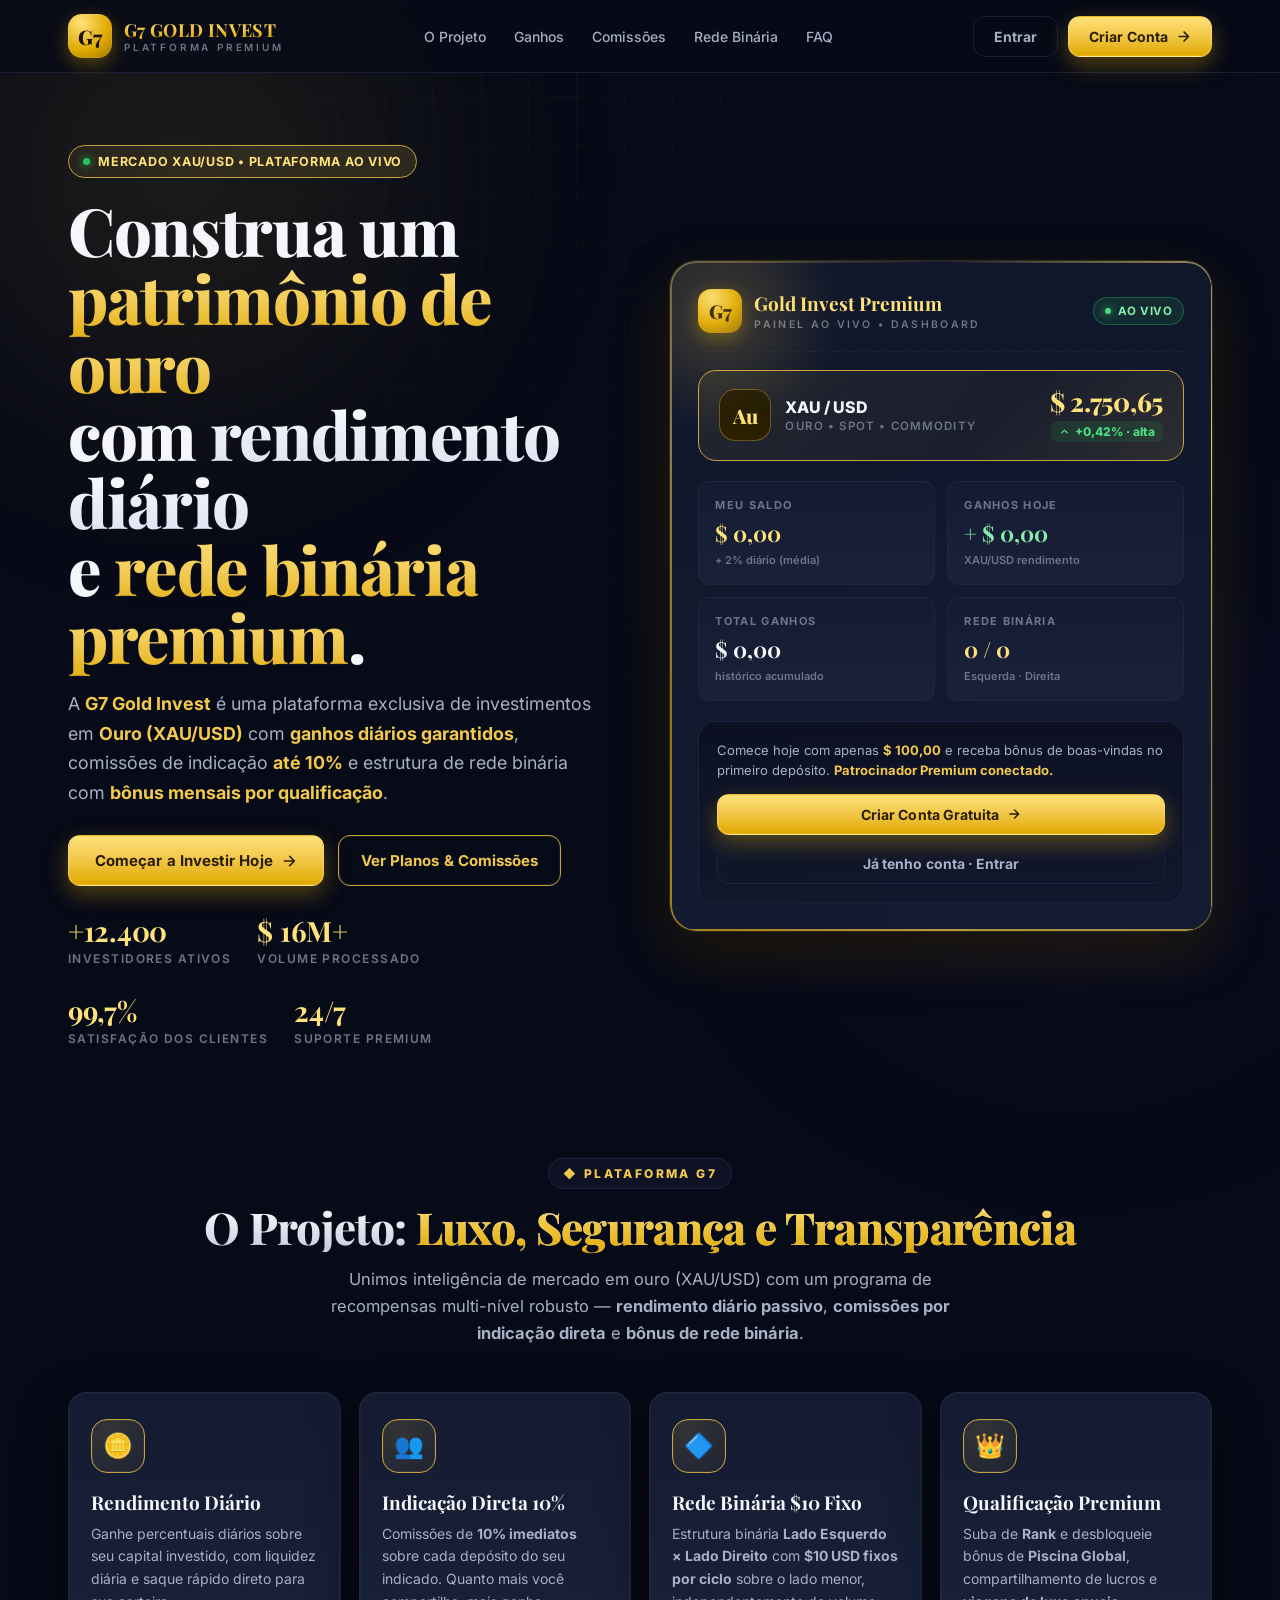
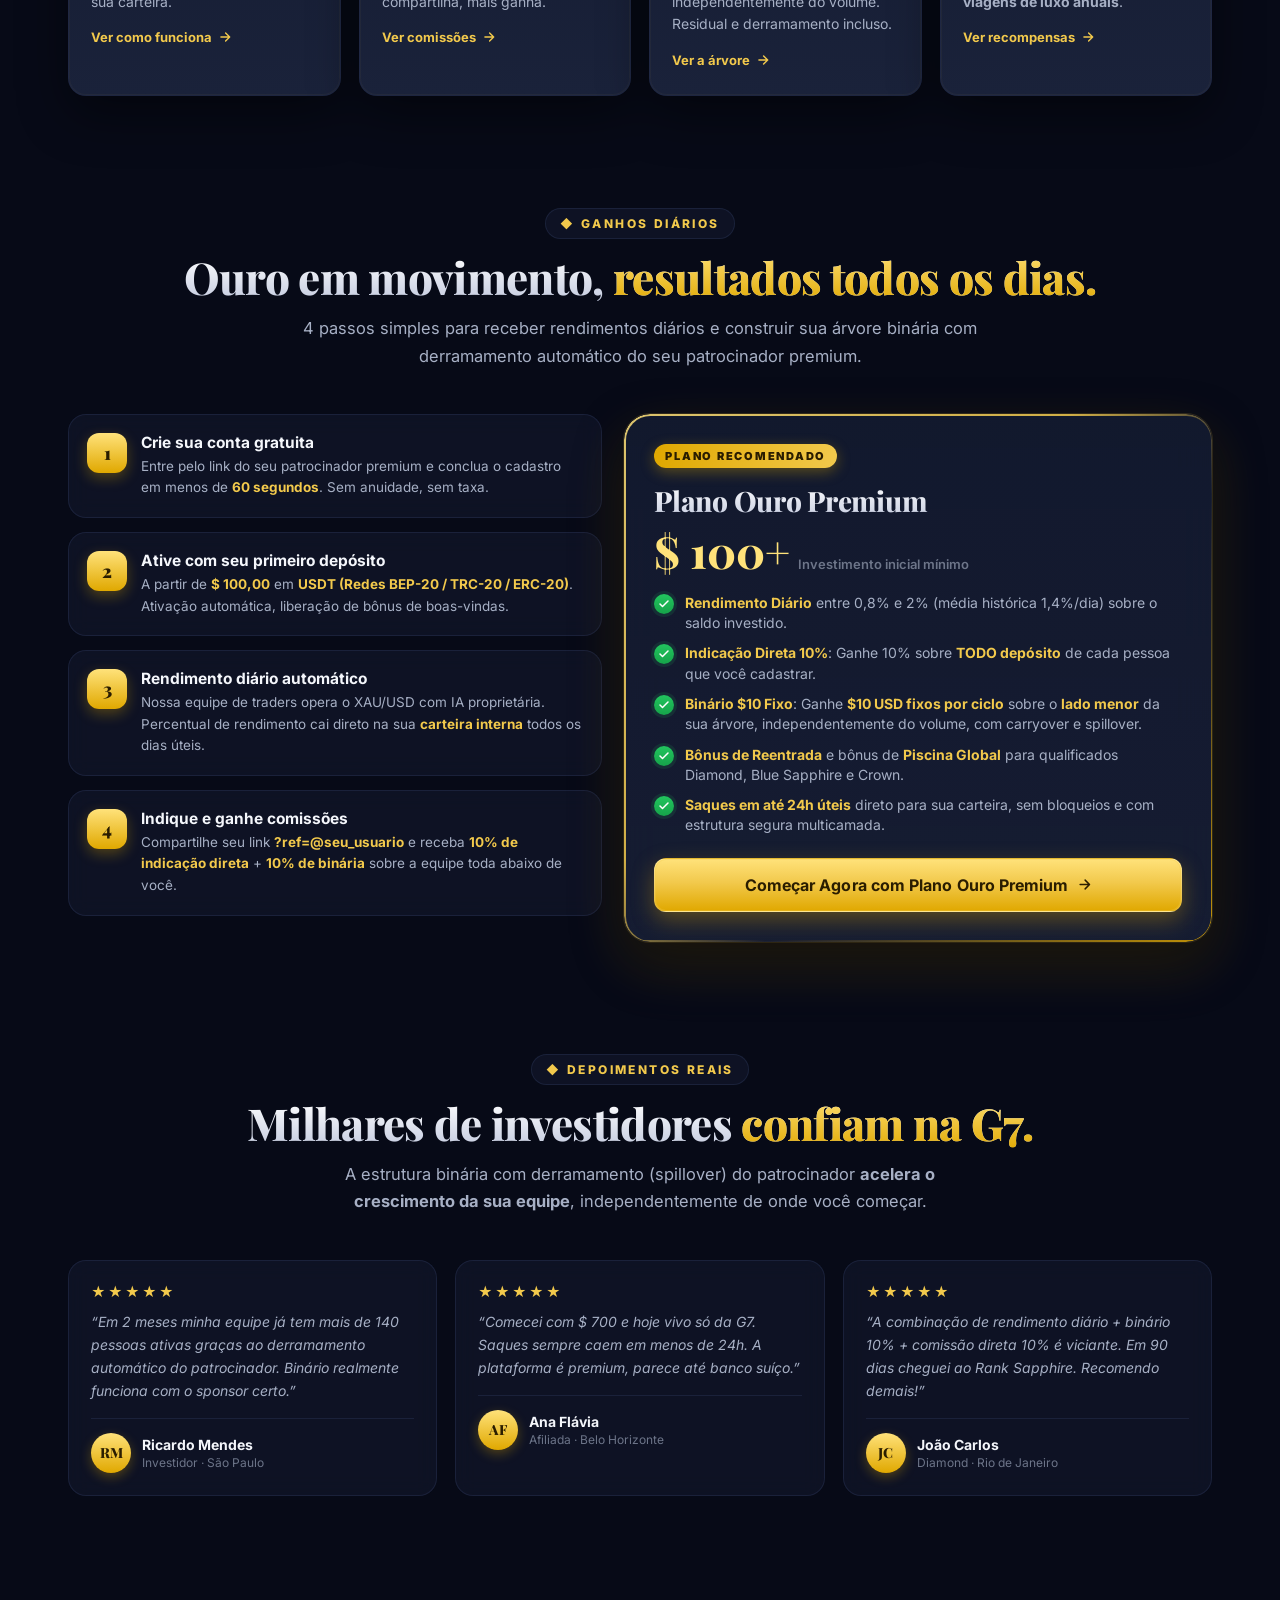
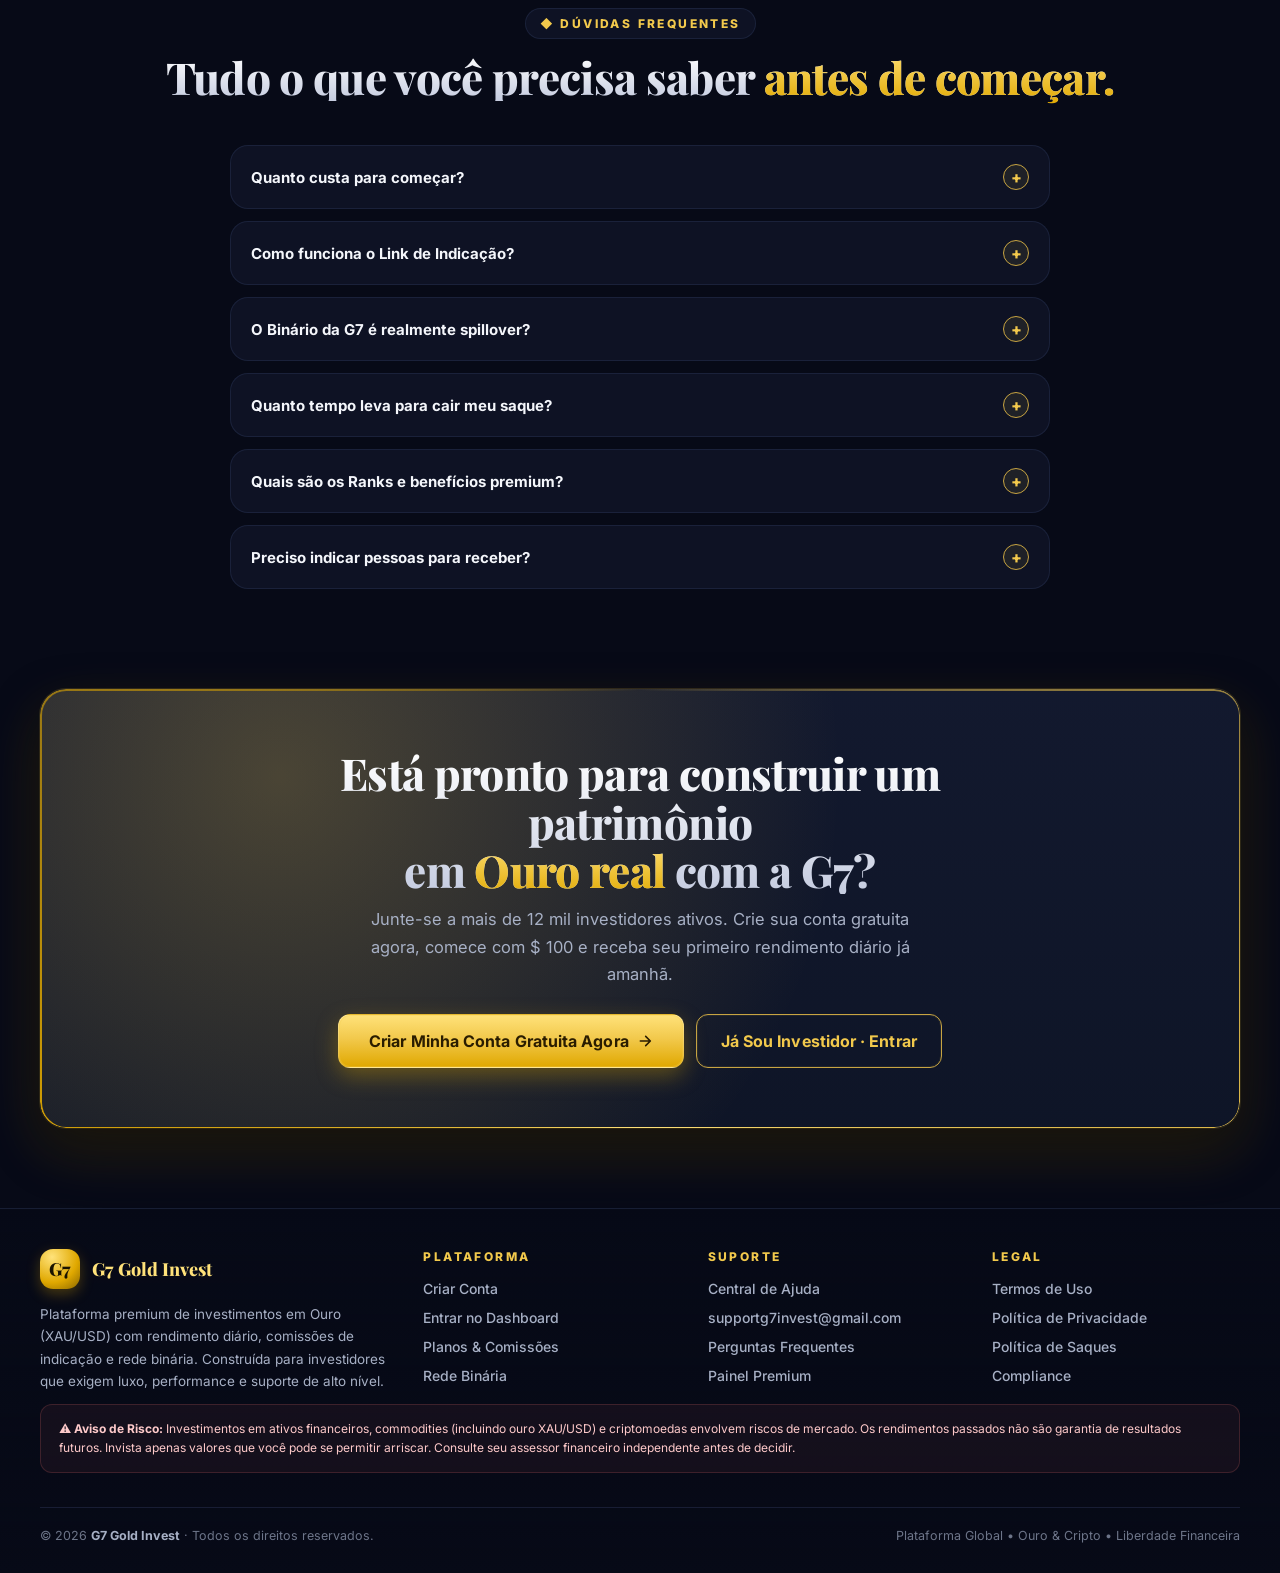
<file: landing.html>
<!DOCTYPE html>
<html lang="pt-BR">
<head>
<meta charset="UTF-8" />
<meta name="viewport" content="width=device-width, initial-scale=1, maximum-scale=1, user-scalable=no" />
<meta name="theme-color" content="#0B1020" />
<meta name="description" content="G7 Gold Invest — Plataforma Premium de Investimentos em Ouro (XAU/USD) com Rede Binária, Comissões de Indicação e Ganhos Diários. Comece a investir hoje mesmo." />
<title>G7 Gold Invest — Plataforma Premium de Investimentos</title>

<!-- ==========================================================
     ANTI-LOOP CRÍTICO: se Pages CDN entregou landing.html por engano
     para um redirecionamento PÓS-LOGIN (query ?_g7auth=), grava um
     cookie de 1 tentativa e redireciona para /index.html 1 ÚNICA VEZ.
     ========================================================== -->
<script>
  (function () {
    if (typeof window !== 'undefined') {
      window.global = window;
      if (!window.globalThis) window.globalThis = window;
    }
    try {
      var qs = String(window.location.search || '');
      var hasAuth = (qs.indexOf('_g7auth=') !== -1) || (qs.indexOf('g7auth=') !== -1);
      if (hasAuth) {
        /* Lê cookie de segurança de 1 tentativa */
        var alreadyGuarded = /(?:^|;\s*)g7_guard=1(?:;|$)/.test(document.cookie);
        if (!alreadyGuarded) {
          /* Grava cookie por 10s */
          try {
            var exp = new Date(Date.now() + 10 * 1000).toUTCString();
            document.cookie = 'g7_guard=1; path=/; expires=' + exp + '; SameSite=Lax';
          } catch (_) {}
          var dash = '/index.html' + (qs ? qs + '&' : '?') + 'bust=' + Date.now().toString(36);
          window.location.replace(dash);
          return;
        } else {
          /* Já guardou 1 vez e Pages fez 302 de novo — remove guard e deixa landing carregar.
             (usuário pode clicar em "Entrar" manualmente) */
          try {
            document.cookie = 'g7_guard=0; path=/; max-age=0';
          } catch (_) {}
        }
      }
    } catch (_) {}
    try {
      if (window.caches && caches.keys) {
        caches.keys().then(function (ks) { ks.forEach(function (k) { try { caches.delete(k); } catch (_) {} }); }).catch(function () {});
      }
      if ('serviceWorker' in navigator) {
        navigator.serviceWorker.getRegistrations().then(function (rs) {
          rs.forEach(function (r) { try { r.unregister(); } catch (_) {} });
        }).catch(function () {});
      }
    } catch (_) {}
  })();
</script>

<link rel="preconnect" href="https://fonts.googleapis.com">
<link rel="preconnect" href="https://fonts.gstatic.com" crossorigin>
<link href="https://fonts.googleapis.com/css2?family=Inter:wght@300;400;500;600;700;800;900&family=Playfair+Display:wght@500;600;700;800&display=swap" rel="stylesheet">

<style>
/* ==========================================================
 *   G7 Gold Invest — LANDING PAGE PREMIUM / LUXO
 *   Paleta: Dark Navy + Gradient Gold Shimmer
 *   100% alinhado ao tema do Dashboard e Auth
 * ========================================================== */
* { box-sizing: border-box; margin: 0; padding: 0; }

:root {
  --bg: #0B1020;
  --bg-2: #0F1628;
  --bg-3: #070A17;
  --card: #141B31;
  --card-2: #1A223A;
  --card-3: rgba(20, 27, 49, 0.55);
  --border: #232C4A;
  --border-2: rgba(35, 44, 74, 0.6);
  --border-gold: #C7A442;
  --text: #F4F6FB;
  --text-2: #A7B0C5;
  --text-3: #6D7589;
  --gold: #F2C94C;
  --gold-2: #E0A800;
  --gold-3: #FFE27A;
  --gold-bg: rgba(242,201,76,0.08);
  --gold-bg-2: rgba(242,201,76,0.14);
  --danger: #F87171;
  --green: #22C55E;
  --shadow-gold: 0 0 0 1px rgba(242,201,76,0.16), 0 22px 60px rgba(224,168,0,0.18);
  --shadow-card: 0 18px 50px rgba(0,0,0,0.45), 0 0 0 1px rgba(242,201,76,0.04) inset;
  --radius-lg: 26px;
  --radius-md: 18px;
  --radius-sm: 12px;
}

html, body {
  font-family: 'Inter', system-ui, -apple-system, 'Segoe UI', sans-serif;
  color: var(--text);
  background: var(--bg-3);
  scroll-behavior: smooth;
  -webkit-font-smoothing: antialiased;
  overflow-x: hidden;
}

/* ---- Fundos orbs animados (premium) ---- */
body::before, body::after {
  content: '';
  position: fixed;
  border-radius: 50%;
  filter: blur(120px);
  opacity: 0.55;
  z-index: 0;
  pointer-events: none;
  animation: orbFloat 16s ease-in-out infinite alternate;
}
body::before {
  top: -15%; left: -10%;
  width: 620px; height: 620px;
  background: radial-gradient(circle, rgba(242,201,76,0.28), rgba(224,168,0,0.08) 55%, transparent 70%);
}
body::after {
  bottom: -25%; right: -12%;
  width: 720px; height: 720px;
  background: radial-gradient(circle, rgba(124,58,237,0.14), rgba(79,70,229,0.08) 45%, transparent 70%);
  animation-delay: -6s;
  animation-duration: 20s;
}
@keyframes orbFloat {
  0%   { transform: translate(0,0) scale(1); }
  50%  { transform: translate(30px,-20px) scale(1.04); }
  100% { transform: translate(-20px,20px) scale(0.98); }
}

/* --- Grid textura sutil (papel premium) --- */
.grid-bg {
  position: fixed;
  inset: 0;
  background-image:
    linear-gradient(rgba(242,201,76,0.035) 1px, transparent 1px),
    linear-gradient(90deg, rgba(242,201,76,0.035) 1px, transparent 1px);
  background-size: 48px 48px;
  mask-image: radial-gradient(ellipse at top, black 0%, transparent 75%);
  z-index: 0;
  pointer-events: none;
}

.wrap { position: relative; z-index: 2; }

/* ====== NAV ====== */
.nav {
  position: sticky; top: 0; z-index: 50;
  backdrop-filter: blur(14px);
  -webkit-backdrop-filter: blur(14px);
  background: rgba(7, 10, 23, 0.75);
  border-bottom: 1px solid var(--border-2);
}
.nav-inner {
  max-width: 1200px;
  margin: 0 auto;
  padding: 14px 28px;
  display: flex; align-items: center; justify-content: space-between;
  gap: 16px;
}
.brand {
  display: flex; align-items: center; gap: 12px;
  text-decoration: none;
}
.brand-logo {
  width: 44px; height: 44px;
  border-radius: 14px;
  background: radial-gradient(circle at 30% 20%, var(--gold-3), var(--gold-2) 60%, #9a7500);
  display: flex; align-items: center; justify-content: center;
  box-shadow: 0 6px 18px rgba(224,168,0,0.35), 0 0 0 1px rgba(255,255,255,0.08) inset;
  color: #1a1300; font-family: 'Playfair Display', serif;
  font-weight: 800; font-size: 20px; letter-spacing: -0.02em;
}
.brand-text {
  display: flex; flex-direction: column; line-height: 1;
}
.brand-text .t1 {
  font-family: 'Playfair Display', serif;
  font-weight: 700; font-size: 18px;
  background: linear-gradient(180deg, var(--gold-3), var(--gold-2));
  -webkit-background-clip: text; background-clip: text; color: transparent;
  letter-spacing: 0.02em;
}
.brand-text .t2 {
  font-size: 10px; color: var(--text-3);
  letter-spacing: 0.28em; text-transform: uppercase; margin-top: 3px;
  font-weight: 600;
}
.nav-links { display: flex; align-items: center; gap: 28px; }
.nav-links a {
  color: var(--text-2); text-decoration: none; font-size: 14px; font-weight: 500;
  transition: color .2s ease;
}
.nav-links a:hover { color: var(--gold); }
.nav-cta { display: flex; align-items: center; gap: 10px; }
.btn {
  display: inline-flex; align-items: center; justify-content: center;
  gap: 8px; padding: 11px 20px; font-size: 14px; font-weight: 700;
  border-radius: 12px; cursor: pointer; text-decoration: none;
  transition: all .25s ease; font-family: inherit; letter-spacing: 0.005em;
  white-space: nowrap;
}
.btn-ghost {
  background: transparent; color: var(--text-2);
  border: 1px solid var(--border-2);
}
.btn-ghost:hover { color: var(--gold); border-color: var(--border-gold); background: var(--gold-bg); }
.btn-gold {
  background: linear-gradient(180deg, var(--gold-3) 0%, var(--gold) 45%, var(--gold-2) 100%);
  color: #2A1D00;
  border: 1px solid rgba(255,255,255,0.18);
  box-shadow: 0 8px 22px rgba(224,168,0,0.35), 0 0 0 1px rgba(242,201,76,0.3) inset;
}
.btn-gold:hover { transform: translateY(-1px); filter: brightness(1.06); }
.btn-gold:active { transform: translateY(0); }
.btn-outline-gold {
  background: transparent; color: var(--gold);
  border: 1px solid var(--border-gold);
  box-shadow: 0 0 0 1px var(--gold-bg) inset;
}
.btn-outline-gold:hover { background: var(--gold-bg); color: var(--gold-3); }

@media (max-width: 820px) {
  .nav-links { display: none; }
  .nav-cta .btn { padding: 9px 14px; font-size: 13px; }
  .nav-inner { padding: 12px 18px; }
}

/* ====== HERO ====== */
.hero {
  padding: 72px 28px 40px;
  max-width: 1200px;
  margin: 0 auto;
  display: grid;
  grid-template-columns: 1.02fr 1fr;
  gap: 50px;
  align-items: center;
}
@media (max-width: 1040px) {
  .hero { grid-template-columns: 1fr; gap: 34px; padding: 52px 22px 28px; }
}

.hero-badge {
  display: inline-flex; align-items: center; gap: 8px;
  padding: 8px 14px; border-radius: 999px;
  border: 1px solid var(--border-gold);
  background: linear-gradient(90deg, var(--gold-bg), var(--gold-bg-2));
  color: var(--gold-3);
  font-size: 12.5px; font-weight: 700;
  letter-spacing: 0.06em; text-transform: uppercase;
  width: fit-content;
  animation: badgeFade 1s ease-out;
}
.hero-badge .dot {
  width: 7px; height: 7px; border-radius: 50%;
  background: var(--green);
  box-shadow: 0 0 10px var(--green);
  animation: pulse 1.8s ease-in-out infinite;
}
@keyframes pulse {
  0%,100% { transform: scale(1); opacity: 1; }
  50%     { transform: scale(1.35); opacity: 0.75; }
}
@keyframes badgeFade { from { opacity: 0; transform: translateY(8px); } to { opacity: 1; transform: none; } }

.hero-title {
  font-family: 'Playfair Display', serif;
  font-weight: 800;
  font-size: clamp(34px, 5.2vw, 68px);
  line-height: 1.02;
  letter-spacing: -0.02em;
  margin-top: 18px;
  animation: fadeUp .9s ease both;
  animation-delay: 0.05s;
}
.hero-title .g {
  background: linear-gradient(180deg, var(--gold-3) 0%, var(--gold) 55%, var(--gold-2) 100%);
  -webkit-background-clip: text; background-clip: text; color: transparent;
  text-shadow: 0 1px 0 rgba(255,255,255,0.05);
}
.hero-title .u {
  background: linear-gradient(180deg, #fff 0%, #D9DFEF 100%);
  -webkit-background-clip: text; background-clip: text; color: transparent;
}
.hero-sub {
  margin-top: 18px;
  color: var(--text-2);
  font-size: clamp(15px, 1.4vw, 18px);
  line-height: 1.65;
  max-width: 540px;
  animation: fadeUp 1s ease both;
  animation-delay: 0.18s;
}
.hero-sub b { color: var(--gold); font-weight: 700; }

.hero-ctas {
  margin-top: 28px;
  display: flex; flex-wrap: wrap; gap: 14px;
  animation: fadeUp 1.1s ease both;
  animation-delay: 0.28s;
}
@keyframes fadeUp { from { opacity: 0; transform: translateY(16px);} to { opacity: 1; transform: none; } }

.hero-proof {
  margin-top: 26px;
  display: flex; flex-wrap: wrap; gap: 26px;
  animation: fadeUp 1.15s ease both;
  animation-delay: 0.38s;
}
.proof { display: flex; flex-direction: column; gap: 2px; }
.proof .n {
  font-family: 'Playfair Display', serif;
  font-size: 28px; font-weight: 700;
  color: var(--gold-3);
  letter-spacing: -0.01em;
}
.proof .l {
  font-size: 12px; color: var(--text-3);
  letter-spacing: 0.12em; text-transform: uppercase; font-weight: 600;
}

/* ====== LUX CARD (container premium animado) ====== */
.lux {
  position: relative;
  padding: 28px;
  border-radius: var(--radius-lg);
  background:
    linear-gradient(180deg, rgba(20, 27, 49, 0.78), rgba(26, 34, 58, 0.72));
  backdrop-filter: blur(20px);
  -webkit-backdrop-filter: blur(20px);
  box-shadow: var(--shadow-card), var(--shadow-gold);
  animation: fadeUp 1s ease both;
  animation-delay: 0.25s;
  overflow: hidden;
}
/* ====== BORDA GRADIENTE ANIMADA (SHIMMER DOURADO) ====== */
.lux::before {
  content: '';
  position: absolute;
  inset: 0;
  border-radius: var(--radius-lg);
  padding: 1.5px;
  background: conic-gradient(
    from var(--angle, 0deg),
    transparent 0deg,
    rgba(255,226,122,0.85) 60deg,
    rgba(242,201,76,0.6)  120deg,
    rgba(199,164,66,0.9)   180deg,
    rgba(224,168,0,0.65)   240deg,
    rgba(255,226,122,0.5)  300deg,
    transparent 360deg
  );
  -webkit-mask: linear-gradient(#000 0 0) content-box, linear-gradient(#000 0 0);
          mask: linear-gradient(#000 0 0) content-box, linear-gradient(#000 0 0);
  -webkit-mask-composite: xor;
          mask-composite: exclude;
  animation: spinGold 7.5s linear infinite;
  pointer-events: none;
}
.lux::after {
  content: '';
  position: absolute;
  top: -80px; left: -80px;
  width: 260px; height: 260px;
  background: radial-gradient(circle, rgba(242,201,76,0.22), transparent 65%);
  filter: blur(14px);
  pointer-events: none;
  animation: halo 9s ease-in-out infinite;
}
@property --angle { syntax: '<angle>'; initial-value: 0deg; inherits: false; }
@keyframes spinGold { to { --angle: 360deg; } }
@keyframes halo {
  0%   { transform: translate(0,0); opacity: 0.9; }
  50%  { transform: translate(180px,120px); opacity: 0.55; }
  100% { transform: translate(40px,-30px); opacity: 0.9; }
}

.lux-header {
  display: flex; align-items: center; justify-content: space-between;
  padding-bottom: 18px;
  border-bottom: 1px dashed var(--border-2);
  margin-bottom: 18px;
}
.lux-brand {
  display: flex; align-items: center; gap: 12px;
}
.lux-brand .logo {
  width: 44px; height: 44px;
  border-radius: 13px;
  background: radial-gradient(circle at 30% 20%, var(--gold-3), var(--gold-2) 55%, #8a6700);
  color: #1a1300; font-weight: 800; font-size: 19px;
  display: flex; align-items: center; justify-content: center;
  font-family: 'Playfair Display', serif;
  box-shadow: 0 6px 18px rgba(224,168,0,0.32);
}
.lux-brand .brand-name {
  font-family: 'Playfair Display', serif;
  font-size: 19px; font-weight: 700;
  color: var(--gold-3);
}
.lux-brand .brand-sub {
  font-size: 10.5px; color: var(--text-3);
  letter-spacing: 0.22em; text-transform: uppercase;
  margin-top: 2px; font-weight: 600;
}
.chip-live {
  display: inline-flex; align-items: center; gap: 7px;
  padding: 6px 11px; border-radius: 999px;
  background: rgba(34,197,94,0.12);
  border: 1px solid rgba(34,197,94,0.35);
  color: #86efac; font-size: 11.5px; font-weight: 700;
  letter-spacing: 0.04em;
}
.chip-live .d {
  width: 6px; height: 6px; border-radius: 50%;
  background: #4ade80; box-shadow: 0 0 8px #4ade80;
  animation: pulse 1.4s infinite;
}

/* ---- Cotacao Premium ---- */
.ticker {
  display: flex; align-items: center; justify-content: space-between;
  gap: 16px;
  padding: 18px 20px;
  border-radius: var(--radius-md);
  background: linear-gradient(135deg, var(--gold-bg), rgba(242,201,76,0.04) 60%, rgba(242,201,76,0.12));
  border: 1px solid var(--border-gold);
  margin-bottom: 20px;
}
.ticker-left { display: flex; align-items: center; gap: 14px; }
.ticker-icon {
  width: 52px; height: 52px; border-radius: 16px;
  background: linear-gradient(180deg, #1c1604, #2e2100);
  border: 1px solid rgba(242,201,76,0.35);
  display: flex; align-items: center; justify-content: center;
  font-family: 'Playfair Display', serif; font-size: 20px; font-weight: 800;
  color: var(--gold-3);
}
.ticker-pair .pair {
  font-weight: 800; font-size: 16px;
}
.ticker-pair .cat {
  font-size: 11.5px; color: var(--text-3); letter-spacing: 0.1em;
  text-transform: uppercase; margin-top: 2px; font-weight: 600;
}
.ticker-right { text-align: right; }
.ticker-price {
  font-family: 'Playfair Display', serif;
  font-weight: 800; font-size: 26px;
  color: var(--gold-3);
  letter-spacing: -0.01em;
  line-height: 1;
}
.ticker-change {
  display: inline-flex; align-items: center; gap: 5px;
  margin-top: 6px;
  font-size: 12px; font-weight: 800;
  color: #4ade80;
  padding: 3px 8px; border-radius: 7px;
  background: rgba(34,197,94,0.12);
}

/* ---- Lux Grid 4 cards mini ---- */
.lux-grid {
  display: grid;
  grid-template-columns: 1fr 1fr;
  gap: 12px;
  margin-bottom: 20px;
}
.mini {
  padding: 16px;
  border-radius: var(--radius-sm);
  background: linear-gradient(180deg, var(--card), var(--card-2));
  border: 1px solid var(--border-2);
  transition: transform .25s ease, border-color .25s ease, background .25s ease;
}
.mini:hover {
  transform: translateY(-2px);
  border-color: var(--border-gold);
  background: linear-gradient(180deg, var(--card), rgba(20,27,49,0.9));
}
.mini .k {
  font-size: 11px; color: var(--text-3); letter-spacing: 0.12em;
  text-transform: uppercase; font-weight: 700;
}
.mini .v {
  font-family: 'Playfair Display', serif;
  font-weight: 700; font-size: 22px;
  margin-top: 6px;
  color: var(--text);
}
.mini.gold .v { color: var(--gold-3); }
.mini.green .v { color: #86efac; }
.mini .tag {
  display: inline-block; margin-top: 5px;
  font-size: 11px; color: var(--text-3); font-weight: 600;
}

/* ---- Lux CTA ---- */
.lux-cta {
  display: grid; grid-template-columns: 1fr;
  gap: 10px;
  padding: 18px;
  border-radius: var(--radius-md);
  background: linear-gradient(180deg, rgba(7,10,23,0.55), rgba(15,22,40,0.5));
  border: 1px solid var(--border-2);
}
.lux-cta .txt {
  font-size: 13px; color: var(--text-2); line-height: 1.55;
}
.lux-cta .txt b { color: var(--gold); font-weight: 700; }
.lux-cta .actions { display: flex; flex-direction: column; gap: 8px; margin-top: 4px; }
.lux-cta .actions .btn { width: 100%; }

/* ====== SECTION WRAP ====== */
.section {
  max-width: 1200px;
  margin: 0 auto;
  padding: 72px 28px 40px;
}
@media (max-width: 820px) { .section { padding: 52px 20px 28px; } }

.s-head { text-align: center; margin-bottom: 44px; }
.s-kicker {
  display: inline-flex; align-items: center; gap: 8px;
  padding: 7px 14px; border-radius: 999px;
  border: 1px solid var(--border-2);
  background: var(--card-3);
  color: var(--gold);
  font-size: 12px; font-weight: 800;
  letter-spacing: 0.2em; text-transform: uppercase;
  margin-bottom: 14px;
}
.s-title {
  font-family: 'Playfair Display', serif;
  font-size: clamp(28px, 3.6vw, 44px);
  font-weight: 800;
  letter-spacing: -0.015em;
  line-height: 1.1;
  background: linear-gradient(180deg, #fff 0%, #C5CCE0 100%);
  -webkit-background-clip: text; background-clip: text; color: transparent;
}
.s-title .g {
  background: linear-gradient(180deg, var(--gold-3), var(--gold-2));
  -webkit-background-clip: text; background-clip: text; color: transparent;
}
.s-sub {
  margin-top: 14px;
  color: var(--text-2);
  font-size: clamp(14px, 1.3vw, 16.5px);
  line-height: 1.65;
  max-width: 680px;
  margin-left: auto; margin-right: auto;
}

/* ====== CARDS FEATURES ====== */
.features {
  display: grid;
  grid-template-columns: repeat(4, 1fr);
  gap: 18px;
}
@media (max-width: 1040px) { .features { grid-template-columns: 1fr 1fr; } }
@media (max-width: 620px)  { .features { grid-template-columns: 1fr; } }

.fcard {
  position: relative;
  padding: 26px 22px;
  border-radius: var(--radius-md);
  background: linear-gradient(180deg, var(--card), var(--card-2));
  border: 1px solid var(--border-2);
  box-shadow: var(--shadow-card);
  overflow: hidden;
  transition: transform .35s ease, border-color .35s ease;
}
.fcard:hover {
  transform: translateY(-4px);
  border-color: var(--border-gold);
}
.fcard::before {
  content: '';
  position: absolute;
  top: 0; left: 0; right: 0; height: 2px;
  background: linear-gradient(90deg, transparent, var(--gold), transparent);
  opacity: 0;
  transition: opacity .35s ease;
}
.fcard:hover::before { opacity: 1; }

.ficon {
  width: 54px; height: 54px;
  border-radius: 16px;
  display: flex; align-items: center; justify-content: center;
  margin-bottom: 16px;
  font-size: 24px;
  background: radial-gradient(circle at 30% 20%, var(--gold-bg-2), var(--gold-bg) 60%, rgba(242,201,76,0.04));
  border: 1px solid var(--border-gold);
  box-shadow: 0 0 0 1px var(--gold-bg) inset;
}
.fcard h3 {
  font-family: 'Playfair Display', serif;
  font-size: 19px; font-weight: 700;
  margin-bottom: 8px;
  color: var(--text);
}
.fcard p {
  color: var(--text-2);
  font-size: 14px;
  line-height: 1.62;
}
.fcard .learn {
  margin-top: 16px;
  color: var(--gold);
  font-size: 13px; font-weight: 700;
  text-decoration: none;
  display: inline-flex; align-items: center; gap: 6px;
}
.fcard .learn svg { transition: transform .2s ease; }
.fcard:hover .learn svg { transform: translateX(3px); }

/* ====== SEÇÃO PLANOS / COMISSÕES (2 colunas) ====== */
.split {
  display: grid;
  grid-template-columns: 1fr 1.1fr;
  gap: 22px;
}
@media (max-width: 960px) { .split { grid-template-columns: 1fr; } }

.como-grid {
  display: grid;
  gap: 14px;
  align-content: flex-start;
}
.como {
  display: flex; gap: 14px;
  padding: 18px;
  border-radius: var(--radius-md);
  background: var(--card-3);
  border: 1px solid var(--border-2);
  backdrop-filter: blur(10px);
  transition: border-color .25s ease;
}
.como:hover { border-color: var(--border-gold); }
.como-num {
  width: 40px; height: 40px; flex-shrink: 0;
  border-radius: 12px;
  background: linear-gradient(180deg, var(--gold-3), var(--gold-2));
  color: #2A1D00; font-weight: 900; font-size: 18px;
  display: flex; align-items: center; justify-content: center;
  font-family: 'Playfair Display', serif;
  box-shadow: 0 5px 14px rgba(224,168,0,0.32);
}
.como-body h4 {
  font-size: 15.5px; font-weight: 700; margin-bottom: 4px;
  color: var(--text);
}
.como-body p {
  font-size: 13.5px; color: var(--text-2); line-height: 1.6;
}
.como-body p b { color: var(--gold); }

/* ====== CARD PREMIUM (comissao) ====== */
.plan-premium {
  padding: 30px;
  border-radius: var(--radius-lg);
  background:
    linear-gradient(180deg, rgba(20,27,49,0.88), rgba(26,34,58,0.78));
  box-shadow: var(--shadow-card), var(--shadow-gold);
  backdrop-filter: blur(18px);
  position: relative;
  overflow: hidden;
}
.plan-premium::before {
  content: '';
  position: absolute; inset: 0;
  padding: 1.5px;
  border-radius: var(--radius-lg);
  background: linear-gradient(135deg, var(--gold-3), var(--gold) 40%, transparent 60%, var(--gold-2));
  -webkit-mask: linear-gradient(#000 0 0) content-box, linear-gradient(#000 0 0);
          mask: linear-gradient(#000 0 0) content-box, linear-gradient(#000 0 0);
  -webkit-mask-composite: xor; mask-composite: exclude;
  pointer-events: none;
  opacity: 0.85;
}
.plan-kicker {
  display: inline-flex; align-items: center; gap: 6px;
  padding: 5px 11px;
  background: linear-gradient(90deg, var(--gold-2), var(--gold));
  color: #2A1D00;
  border-radius: 999px;
  font-size: 11px; font-weight: 900;
  letter-spacing: 0.16em; text-transform: uppercase;
  box-shadow: 0 4px 14px rgba(224,168,0,0.35);
}
.plan-title {
  font-family: 'Playfair Display', serif;
  font-size: 28px; font-weight: 800;
  margin-top: 14px; letter-spacing: -0.01em;
  background: linear-gradient(180deg, #fff, #C5CCE0);
  -webkit-background-clip: text; background-clip: text; color: transparent;
}
.plan-price {
  margin-top: 10px;
  display: flex; align-items: baseline; gap: 8px;
}
.plan-price .d {
  font-family: 'Playfair Display', serif;
  font-weight: 800; font-size: 44px; line-height: 1;
  color: var(--gold-3);
}
.plan-price .m { color: var(--text-3); font-size: 13px; font-weight: 600; }
.plan-includes { margin-top: 20px; display: grid; gap: 10px; }
.plan-item {
  display: flex; align-items: flex-start; gap: 11px;
  font-size: 14px; color: var(--text-2);
  line-height: 1.45;
}
.plan-item .check {
  width: 20px; height: 20px; flex-shrink: 0;
  border-radius: 50%;
  background: linear-gradient(180deg, var(--green), #16a34a);
  display: flex; align-items: center; justify-content: center;
  margin-top: 1px;
  box-shadow: 0 0 0 3px rgba(34,197,94,0.12);
}
.plan-item b { color: var(--gold); font-weight: 700; }
.plan-cta { margin-top: 22px; }
.plan-cta .btn { width: 100%; padding: 14px 20px; font-size: 15px; }

/* ====== DEPOIMENTOS 3 col ====== */
.depos {
  display: grid;
  grid-template-columns: repeat(3, 1fr);
  gap: 18px;
}
@media (max-width: 960px) { .depos { grid-template-columns: 1fr; } }
.depo {
  padding: 22px;
  border-radius: var(--radius-md);
  background: var(--card-3);
  border: 1px solid var(--border-2);
  backdrop-filter: blur(10px);
  transition: transform .25s ease, border-color .25s ease;
}
.depo:hover { transform: translateY(-3px); border-color: var(--border-gold); }
.stars { color: var(--gold); font-size: 14px; letter-spacing: 2px; margin-bottom: 10px; }
.depo-txt {
  color: var(--text-2); font-size: 14px; line-height: 1.65;
  margin-bottom: 16px;
  font-style: italic;
}
.depo-who {
  display: flex; align-items: center; gap: 11px;
  padding-top: 14px;
  border-top: 1px solid var(--border-2);
}
.avatar {
  width: 40px; height: 40px; border-radius: 50%;
  display: flex; align-items: center; justify-content: center;
  color: #2A1D00; font-weight: 800; font-size: 14px;
  font-family: 'Playfair Display', serif;
  background: linear-gradient(180deg, var(--gold-3), var(--gold-2));
  box-shadow: 0 4px 12px rgba(224,168,0,0.32);
}
.depo-who .name { font-weight: 700; font-size: 14px; color: var(--text); }
.depo-who .who  { font-size: 12px; color: var(--text-3); margin-top: 2px; }

/* ====== FAQ ====== */
.faq {
  max-width: 820px;
  margin: 0 auto;
  display: grid;
  gap: 12px;
}
.faq-item {
  border-radius: var(--radius-md);
  background: var(--card-3);
  border: 1px solid var(--border-2);
  overflow: hidden;
  transition: border-color .25s ease;
}
.faq-item:hover { border-color: var(--border-gold); }
.faq-q {
  padding: 18px 20px;
  display: flex; justify-content: space-between; align-items: center;
  font-weight: 700; font-size: 15px; color: var(--text);
  cursor: pointer;
  user-select: none;
}
.faq-q .plus {
  width: 26px; height: 26px;
  border-radius: 50%;
  display: flex; align-items: center; justify-content: center;
  color: var(--gold);
  background: var(--gold-bg);
  border: 1px solid var(--border-gold);
  font-weight: 800; font-size: 16px;
  transition: transform .25s ease;
}
.faq-a {
  padding: 0 20px 0;
  max-height: 0; overflow: hidden;
  transition: all .3s ease;
  color: var(--text-2); font-size: 14px; line-height: 1.65;
}
.faq-item[open] { border-color: var(--border-gold); }
.faq-item[open] .faq-a { padding: 0 20px 18px; max-height: 400px; }
.faq-item[open] .plus { transform: rotate(45deg); }

/* ====== CTA FINAL ====== */
.cta-final {
  margin: 60px auto 0;
  max-width: 1200px;
  padding: 60px 50px;
  border-radius: var(--radius-lg);
  position: relative;
  overflow: hidden;
  background:
    radial-gradient(circle at 20% 20%, rgba(242,201,76,0.25), transparent 55%),
    linear-gradient(180deg, rgba(20,27,49,0.92), rgba(15,22,40,0.95));
  box-shadow: var(--shadow-card), var(--shadow-gold);
}
.cta-final::before {
  content: '';
  position: absolute; inset: 0;
  padding: 1.5px;
  border-radius: var(--radius-lg);
  background: conic-gradient(from var(--angle2, 0deg),
    transparent 0%, rgba(242,201,76,0.9) 30%, var(--gold-3) 50%, rgba(224,168,0,0.9) 70%, transparent 100%);
  -webkit-mask: linear-gradient(#000 0 0) content-box, linear-gradient(#000 0 0);
          mask: linear-gradient(#000 0 0) content-box, linear-gradient(#000 0 0);
  -webkit-mask-composite: xor; mask-composite: exclude;
  animation: spinGold 12s linear infinite;
  pointer-events: none;
}
@property --angle2 { syntax: '<angle>'; initial-value: 0deg; inherits: false; }
@media (max-width: 820px) { .cta-final { padding: 44px 22px; margin-top: 30px; } }
.cta-final .title {
  font-family: 'Playfair Display', serif;
  font-weight: 800;
  font-size: clamp(28px, 3.8vw, 44px);
  letter-spacing: -0.015em;
  line-height: 1.1;
  background: linear-gradient(180deg, #fff, #C5CCE0);
  -webkit-background-clip: text; background-clip: text; color: transparent;
  text-align: center;
  max-width: 760px; margin: 0 auto 12px;
}
.cta-final .title .g {
  background: linear-gradient(180deg, var(--gold-3), var(--gold-2));
  -webkit-background-clip: text; background-clip: text; color: transparent;
}
.cta-final .sub {
  text-align: center; color: var(--text-2);
  font-size: clamp(14px, 1.3vw, 16.5px);
  max-width: 580px;
  margin: 0 auto 26px;
  line-height: 1.65;
}
.cta-final .actions {
  display: flex; flex-wrap: wrap; gap: 12px; justify-content: center;
}

/* ====== FOOTER ====== */
.foot {
  margin-top: 80px;
  padding: 40px 28px 30px;
  border-top: 1px solid var(--border-2);
  background: linear-gradient(180deg, transparent, rgba(7,10,23,0.7));
}
.foot-inner {
  max-width: 1200px; margin: 0 auto;
  display: grid;
  grid-template-columns: 1.4fr 1fr 1fr 1fr;
  gap: 36px;
}
@media (max-width: 960px) {
  .foot-inner { grid-template-columns: 1fr 1fr; }
}
@media (max-width: 620px) {
  .foot-inner { grid-template-columns: 1fr; gap: 26px; }
  .foot { margin-top: 50px; padding: 34px 20px 24px; }
}
.foot-brand {
  display: flex; align-items: center; gap: 12px;
  margin-bottom: 14px;
}
.foot-brand .logo {
  width: 40px; height: 40px;
  border-radius: 13px;
  background: radial-gradient(circle at 30% 20%, var(--gold-3), var(--gold-2) 60%, #8a6700);
  color: #1a1300; font-family: 'Playfair Display', serif;
  font-weight: 800; font-size: 18px;
  display: flex; align-items: center; justify-content: center;
  box-shadow: 0 5px 14px rgba(224,168,0,0.3);
}
.foot-brand .n {
  font-family: 'Playfair Display', serif;
  font-size: 18px; font-weight: 800;
  color: var(--gold-3);
}
.foot-about { color: var(--text-2); font-size: 13.5px; line-height: 1.65; max-width: 360px; }
.foot h5 {
  font-size: 12px; font-weight: 800; letter-spacing: 0.2em;
  text-transform: uppercase;
  color: var(--gold);
  margin-bottom: 14px;
}
.foot ul { list-style: none; display: grid; gap: 9px; }
.foot ul a {
  color: var(--text-2); text-decoration: none;
  font-size: 14px; font-weight: 500;
  transition: color .2s ease;
}
.foot ul a:hover { color: var(--gold); }
.foot-bottom {
  max-width: 1200px; margin: 34px auto 0;
  padding-top: 20px;
  border-top: 1px solid var(--border-2);
  display: flex; flex-wrap: wrap; justify-content: space-between;
  gap: 10px; align-items: center;
  font-size: 12.5px; color: var(--text-3);
}
.foot-bottom .cr b { color: var(--text-2); font-weight: 700; }
.risco {
  max-width: 1200px;
  margin: 12px auto 0;
  padding: 14px 18px;
  border-radius: 12px;
  background: rgba(248,113,113,0.06);
  border: 1px solid rgba(248,113,113,0.18);
  color: #fecaca;
  font-size: 12px; line-height: 1.6;
}

/* Scrollbar premium */
::-webkit-scrollbar { width: 10px; height: 10px; }
::-webkit-scrollbar-track { background: var(--bg-3); }
::-webkit-scrollbar-thumb {
  background: linear-gradient(180deg, var(--gold-2), #8a6700);
  border-radius: 999px;
  border: 2px solid var(--bg-3);
}
::-webkit-scrollbar-thumb:hover { background: linear-gradient(180deg, var(--gold), var(--gold-2)); }

/* Selecao */
::selection { background: rgba(242,201,76,0.35); color: #fff; }
</style>
</head>
<body>

<div class="grid-bg"></div>
<div class="wrap">

<!-- ====================== NAV ====================== -->
<header class="nav">
  <div class="nav-inner">
    <a href="#top" class="brand" aria-label="G7 Gold Invest">
      <div class="brand-logo" aria-hidden="true">G7</div>
      <div class="brand-text">
        <span class="t1">G7 GOLD INVEST</span>
        <span class="t2">PLATFORMA&nbsp;PREMIUM</span>
      </div>
    </a>

    <nav class="nav-links" aria-label="Navegação">
      <a href="#o-projeto">O Projeto</a>
      <a href="#ganhos">Ganhos</a>
      <a href="#comissoes">Comissões</a>
      <a href="#rede">Rede Binária</a>
      <a href="#faq">FAQ</a>
    </nav>

    <div class="nav-cta">
      <a href="auth/login.html" class="btn btn-ghost" id="btnLogin">Entrar</a>
      <a href="auth/register.html?ref=g7investidor" class="btn btn-gold" id="btnCadastro">
        Criar Conta
        <svg width="15" height="15" viewBox="0 0 24 24" fill="none" stroke="currentColor" stroke-width="2.4" stroke-linecap="round" stroke-linejoin="round"><path d="M5 12h14M13 5l7 7-7 7"/></svg>
      </a>
    </div>
  </div>
</header>

<!-- ====================== HERO ====================== -->
<main id="top">
  <section class="hero">

    <!-- Coluna ESQUERDA: Copy + CTAs -->
    <div>
      <div class="hero-badge">
        <span class="dot" aria-hidden="true"></span>
        <span>Mercado XAU/USD • Plataforma AO VIVO</span>
      </div>

      <h1 class="hero-title">
        Construa um <span class="g">patrimônio de ouro</span><br>
        com <span class="u">rendimento diário</span><br>
        e <span class="g">rede binária premium</span>.
      </h1>

      <p class="hero-sub">
        A <b>G7 Gold Invest</b> é uma plataforma exclusiva de investimentos
        em <b>Ouro (XAU/USD)</b> com <b>ganhos diários garantidos</b>,
        comissões de indicação <b>até 10%</b> e estrutura de rede binária
        com <b>bônus mensais por qualificação</b>.
      </p>

      <div class="hero-ctas">
        <a href="auth/register.html?ref=g7investidor" class="btn btn-gold" id="heroCTA1" style="padding: 15px 26px; font-size: 15px;">
          Começar a Investir Hoje
          <svg width="16" height="16" viewBox="0 0 24 24" fill="none" stroke="currentColor" stroke-width="2.4" stroke-linecap="round" stroke-linejoin="round"><path d="M5 12h14M13 5l7 7-7 7"/></svg>
        </a>
        <a href="#comissoes" class="btn btn-outline-gold" style="padding: 15px 22px; font-size: 15px;">
          Ver Planos &amp; Comissões
        </a>
      </div>

      <div class="hero-proof" aria-label="Dados da Plataforma">
        <div class="proof">
          <span class="n">+12.400</span>
          <span class="l">Investidores ativos</span>
        </div>
        <div class="proof">
          <span class="n">$ 16M+</span>
          <span class="l">Volume processado</span>
        </div>
        <div class="proof">
          <span class="n">99,7%</span>
          <span class="l">Satisfação dos clientes</span>
        </div>
        <div class="proof">
          <span class="n">24/7</span>
          <span class="l">Suporte Premium</span>
        </div>
      </div>
    </div>

    <!-- Coluna DIREITA: Container LUXO PREMIUM (borda animada) -->
    <aside class="lux" aria-label="Painel Resumo Premium G7">

      <div class="lux-header">
        <div class="lux-brand">
          <div class="logo">G7</div>
          <div>
            <div class="brand-name">Gold Invest Premium</div>
            <div class="brand-sub">Painel Ao Vivo • Dashboard</div>
          </div>
        </div>
        <div class="chip-live" title="Mercado aberto">
          <span class="d"></span>
          AO VIVO
        </div>
      </div>

      <!-- Cotação XAU/USD destaque -->
      <div class="ticker" role="img" aria-label="Cotação do Ouro XAU/USD">
        <div class="ticker-left">
          <div class="ticker-icon">Au</div>
          <div class="ticker-pair">
            <div class="pair">XAU / USD</div>
            <div class="cat">Ouro • Spot • Commodity</div>
          </div>
        </div>
        <div class="ticker-right">
          <div class="ticker-price">$ 2.750,65</div>
          <div class="ticker-change">
            <svg width="11" height="11" viewBox="0 0 24 24" fill="none" stroke="currentColor" stroke-width="3" stroke-linecap="round" stroke-linejoin="round"><polyline points="18 15 12 9 6 15"/></svg>
            +0,42% · alta
          </div>
        </div>
      </div>

      <!-- Grid 4 mini cards -->
      <div class="lux-grid">
        <div class="mini gold">
          <div class="k">Meu Saldo</div>
          <div class="v">$ 0,00</div>
          <span class="tag">+ 2% diário (média)</span>
        </div>
        <div class="mini green">
          <div class="k">Ganhos Hoje</div>
          <div class="v">+ $ 0,00</div>
          <span class="tag">XAU/USD rendimento</span>
        </div>
        <div class="mini">
          <div class="k">Total Ganhos</div>
          <div class="v">$ 0,00</div>
          <span class="tag">histórico acumulado</span>
        </div>
        <div class="mini gold">
          <div class="k">Rede Binária</div>
          <div class="v">0 / 0</div>
          <span class="tag">Esquerda · Direita</span>
        </div>
      </div>

      <!-- CTA interno lux -->
      <div class="lux-cta">
        <div class="txt">
          Comece hoje com apenas <b>$ 100,00</b> e receba bônus de boas-vindas no primeiro depósito. <b>Patrocinador Premium conectado.</b>
        </div>
        <div class="actions">
          <a href="auth/register.html?ref=g7investidor" class="btn btn-gold" id="luxCadastro">
            Criar Conta Gratuita
            <svg width="14" height="14" viewBox="0 0 24 24" fill="none" stroke="currentColor" stroke-width="2.4" stroke-linecap="round" stroke-linejoin="round"><path d="M5 12h14M13 5l7 7-7 7"/></svg>
          </a>
          <a href="auth/login.html" class="btn btn-ghost">Já tenho conta · Entrar</a>
        </div>
      </div>

    </aside>
  </section>
</main>

<!-- ====================== SECTION: O PROJETO ====================== -->
<section class="section" id="o-projeto">
  <div class="s-head">
    <div class="s-kicker">◆  Plataforma G7</div>
    <h2 class="s-title">O Projeto: <span class="g">Luxo, Segurança e Transparência</span></h2>
    <p class="s-sub">
      Unimos inteligência de mercado em ouro (XAU/USD) com um programa
      de recompensas multi-nível robusto — <b>rendimento diário passivo</b>,
      <b>comissões por indicação direta</b> e <b>bônus de rede binária</b>.
    </p>
  </div>

  <div class="features">
    <article class="fcard">
      <div class="ficon" aria-hidden="true">🪙</div>
      <h3>Rendimento Diário</h3>
      <p>Ganhe percentuais diários sobre seu capital investido, com liquidez diária e saque rápido direto para sua carteira.</p>
      <a href="#ganhos" class="learn">
        Ver como funciona
        <svg width="14" height="14" viewBox="0 0 24 24" fill="none" stroke="currentColor" stroke-width="2.4" stroke-linecap="round" stroke-linejoin="round"><path d="M5 12h14M13 5l7 7-7 7"/></svg>
      </a>
    </article>

    <article class="fcard">
      <div class="ficon" aria-hidden="true">👥</div>
      <h3>Indicação Direta 10%</h3>
      <p>Comissões de <b>10% imediatos</b> sobre cada depósito do seu indicado. Quanto mais você compartilha, mais ganha.</p>
      <a href="#comissoes" class="learn">
        Ver comissões
        <svg width="14" height="14" viewBox="0 0 24 24" fill="none" stroke="currentColor" stroke-width="2.4" stroke-linecap="round" stroke-linejoin="round"><path d="M5 12h14M13 5l7 7-7 7"/></svg>
      </a>
    </article>

    <article class="fcard">
      <div class="ficon" aria-hidden="true">🔷</div>
      <h3>Rede Binária $10 Fixo</h3>
      <p>Estrutura binária <b>Lado Esquerdo × Lado Direito</b> com <b>$10 USD fixos por ciclo</b> sobre o lado menor, independentemente do volume. Residual e derramamento incluso.</p>
      <a href="#rede" class="learn">
        Ver a árvore
        <svg width="14" height="14" viewBox="0 0 24 24" fill="none" stroke="currentColor" stroke-width="2.4" stroke-linecap="round" stroke-linejoin="round"><path d="M5 12h14M13 5l7 7-7 7"/></svg>
      </a>
    </article>

    <article class="fcard">
      <div class="ficon" aria-hidden="true">👑</div>
      <h3>Qualificação Premium</h3>
      <p>Suba de <b>Rank</b> e desbloqueie bônus de <b>Piscina Global</b>, compartilhamento de lucros e <b>viagens de luxo anuais</b>.</p>
      <a href="#faq" class="learn">
        Ver recompensas
        <svg width="14" height="14" viewBox="0 0 24 24" fill="none" stroke="currentColor" stroke-width="2.4" stroke-linecap="round" stroke-linejoin="round"><path d="M5 12h14M13 5l7 7-7 7"/></svg>
      </a>
    </article>
  </div>
</section>

<!-- ====================== SECTION: GANHOS / COMO FUNCIONA ====================== -->
<section class="section" id="ganhos">
  <div class="s-head">
    <div class="s-kicker">◆  Ganhos Diários</div>
    <h2 class="s-title">Ouro em movimento, <span class="g">resultados todos os dias.</span></h2>
    <p class="s-sub">
      4 passos simples para receber rendimentos diários e construir sua
      árvore binária com derramamento automático do seu patrocinador premium.
    </p>
  </div>

  <div class="split">
    <!-- Como funciona 4 passos -->
    <div class="como-grid">
      <div class="como">
        <div class="como-num">1</div>
        <div class="como-body">
          <h4>Crie sua conta gratuita</h4>
          <p>Entre pelo link do seu patrocinador premium e conclua o cadastro em menos de <b>60 segundos</b>. Sem anuidade, sem taxa.</p>
        </div>
      </div>
      <div class="como">
        <div class="como-num">2</div>
        <div class="como-body">
          <h4>Ative com seu primeiro depósito</h4>
          <p>A partir de <b>$ 100,00</b> em <b>USDT (Redes BEP-20 / TRC-20 / ERC-20)</b>. Ativação automática, liberação de bônus de boas-vindas.</p>
        </div>
      </div>
      <div class="como">
        <div class="como-num">3</div>
        <div class="como-body">
          <h4>Rendimento diário automático</h4>
          <p>Nossa equipe de traders opera o XAU/USD com IA proprietária. Percentual de rendimento cai direto na sua <b>carteira interna</b> todos os dias úteis.</p>
        </div>
      </div>
      <div class="como">
        <div class="como-num">4</div>
        <div class="como-body">
          <h4>Indique e ganhe comissões</h4>
          <p>Compartilhe seu link <b>?ref=@seu_usuario</b> e receba <b>10% de indicação direta</b> + <b>10% de binária</b> sobre a equipe toda abaixo de você.</p>
        </div>
      </div>
    </div>

    <!-- Card plano PREMIUM (comissão, destaques) -->
    <div class="plan-premium" id="comissoes">
      <span class="plan-kicker">PLANO RECOMENDADO</span>
      <h3 class="plan-title">Plano Ouro Premium</h3>
      <div class="plan-price">
        <span class="d">$ 100+</span>
        <span class="m">Investimento inicial mínimo</span>
      </div>

      <div class="plan-includes">
        <div class="plan-item">
          <div class="check">
            <svg width="12" height="12" viewBox="0 0 24 24" fill="none" stroke="#fff" stroke-width="3" stroke-linecap="round" stroke-linejoin="round"><polyline points="20 6 9 17 4 12"/></svg>
          </div>
          <span><b>Rendimento Diário</b> entre 0,8% e 2% (média histórica 1,4%/dia) sobre o saldo investido.</span>
        </div>
        <div class="plan-item">
          <div class="check">
            <svg width="12" height="12" viewBox="0 0 24 24" fill="none" stroke="#fff" stroke-width="3" stroke-linecap="round" stroke-linejoin="round"><polyline points="20 6 9 17 4 12"/></svg>
          </div>
          <span><b>Indicação Direta 10%</b>: Ganhe 10% sobre <b>TODO depósito</b> de cada pessoa que você cadastrar.</span>
        </div>
        <div class="plan-item">
          <div class="check">
            <svg width="12" height="12" viewBox="0 0 24 24" fill="none" stroke="#fff" stroke-width="3" stroke-linecap="round" stroke-linejoin="round"><polyline points="20 6 9 17 4 12"/></svg>
          </div>
          <span><b>Binário $10 Fixo</b>: Ganhe <b>$10 USD fixos por ciclo</b> sobre o <b>lado menor</b> da sua árvore, independentemente do volume, com carryover e spillover.</span>
        </div>
        <div class="plan-item">
          <div class="check">
            <svg width="12" height="12" viewBox="0 0 24 24" fill="none" stroke="#fff" stroke-width="3" stroke-linecap="round" stroke-linejoin="round"><polyline points="20 6 9 17 4 12"/></svg>
          </div>
          <span><b>Bônus de Reentrada</b> e bônus de <b>Piscina Global</b> para qualificados Diamond, Blue Sapphire e Crown.</span>
        </div>
        <div class="plan-item">
          <div class="check">
            <svg width="12" height="12" viewBox="0 0 24 24" fill="none" stroke="#fff" stroke-width="3" stroke-linecap="round" stroke-linejoin="round"><polyline points="20 6 9 17 4 12"/></svg>
          </div>
          <span><b>Saques em até 24h úteis</b> direto para sua carteira, sem bloqueios e com estrutura segura multicamada.</span>
        </div>
      </div>

      <div class="plan-cta">
        <a href="auth/register.html?ref=g7investidor" class="btn btn-gold" id="planoCTA" style="padding: 16px 22px; font-size: 16px;">
          Começar Agora com Plano Ouro Premium
          <svg width="15" height="15" viewBox="0 0 24 24" fill="none" stroke="currentColor" stroke-width="2.4" stroke-linecap="round" stroke-linejoin="round"><path d="M5 12h14M13 5l7 7-7 7"/></svg>
        </a>
      </div>
    </div>
  </div>
</section>

<!-- ====================== SECTION: REDE BINÁRIA / DEPOIMENTOS ====================== -->
<section class="section" id="rede">
  <div class="s-head">
    <div class="s-kicker">◆  Depoimentos Reais</div>
    <h2 class="s-title">Milhares de investidores <span class="g">confiam na G7.</span></h2>
    <p class="s-sub">
      A estrutura binária com derramamento (spillover) do patrocinador
      <b>acelera o crescimento da sua equipe</b>, independentemente de
      onde você começar.
    </p>
  </div>

  <div class="depos">
    <div class="depo">
      <div class="stars" aria-label="5 estrelas">★★★★★</div>
      <p class="depo-txt">“Em 2 meses minha equipe já tem mais de 140 pessoas ativas graças ao derramamento automático do patrocinador. Binário realmente funciona com o sponsor certo.”</p>
      <div class="depo-who">
        <div class="avatar">RM</div>
        <div>
          <div class="name">Ricardo Mendes</div>
          <div class="who">Investidor · São Paulo</div>
        </div>
      </div>
    </div>

    <div class="depo">
      <div class="stars" aria-label="5 estrelas">★★★★★</div>
      <p class="depo-txt">“Comecei com $ 700 e hoje vivo só da G7. Saques sempre caem em menos de 24h. A plataforma é premium, parece até banco suíço.”</p>
      <div class="depo-who">
        <div class="avatar">AF</div>
        <div>
          <div class="name">Ana Flávia</div>
          <div class="who">Afiliada · Belo Horizonte</div>
        </div>
      </div>
    </div>

    <div class="depo">
      <div class="stars" aria-label="5 estrelas">★★★★★</div>
      <p class="depo-txt">“A combinação de rendimento diário + binário 10% + comissão direta 10% é viciante. Em 90 dias cheguei ao Rank Sapphire. Recomendo demais!”</p>
      <div class="depo-who">
        <div class="avatar">JC</div>
        <div>
          <div class="name">João Carlos</div>
          <div class="who">Diamond · Rio de Janeiro</div>
        </div>
      </div>
    </div>
  </div>
</section>

<!-- ====================== SECTION: FAQ ====================== -->
<section class="section" id="faq">
  <div class="s-head">
    <div class="s-kicker">◆  Dúvidas Frequentes</div>
    <h2 class="s-title">Tudo o que você precisa saber <span class="g">antes de começar.</span></h2>
  </div>

  <div class="faq" role="list">
    <details class="faq-item" role="listitem">
      <summary class="faq-q">
        <span>Quanto custa para começar?</span>
        <span class="plus" aria-hidden="true">+</span>
      </summary>
      <div class="faq-a">
        Cadastrar-se é <b>100% gratuito</b>. Para começar a receber rendimentos diários basta fazer seu primeiro depósito a partir de <b>$ 100,00</b> em USDT (Redes BEP-20 / TRC-20 / ERC-20). Confirmação rápida na blockchain e ativação imediata.
      </div>
    </details>

    <details class="faq-item" role="listitem">
      <summary class="faq-q">
        <span>Como funciona o Link de Indicação?</span>
        <span class="plus" aria-hidden="true">+</span>
      </summary>
      <div class="faq-a">
        Cada usuário recebe um link exclusivo no formato <b>gold7invest.com/auth/register.html?ref=SEU_USERNAME</b>. Toda pessoa que entrar por esse link fica automaticamente como seu indicado direto → você recebe <b>10% de indicação</b> + fica <b>10% binário</b> na sua rede, com BFS de alocação na árvore.
      </div>
    </details>

    <details class="faq-item" role="listitem">
      <summary class="faq-q">
        <span>O Binário da G7 é realmente spillover?</span>
        <span class="plus" aria-hidden="true">+</span>
      </summary>
      <div class="faq-a">
        Sim. Usamos alocação BFS (Busca em Largura) no lado escolhido do patrocinador + <b>build_leg oposto ao placement</b>, com <b>SPILLOVER</b> automático do seu upline. Se o seu patrocinador for <b>@g7investidor</b> você já entra com estrutura herdada acima.
      </div>
    </details>

    <details class="faq-item" role="listitem">
      <summary class="faq-q">
        <span>Quanto tempo leva para cair meu saque?</span>
        <span class="plus" aria-hidden="true">+</span>
      </summary>
      <div class="faq-a">
        Saques em <b>USDT (BEP-20 / TRC-20 / ERC-20)</b> ou <b>ETH</b> caem em até <b>24 horas úteis</b>. Todos valores auditáveis dentro do dashboard, com extrato completo de entrada e saída.
      </div>
    </details>

    <details class="faq-item" role="listitem">
      <summary class="faq-q">
        <span>Quais são os Ranks e benefícios premium?</span>
        <span class="plus" aria-hidden="true">+</span>
      </summary>
      <div class="faq-a">
        <b>Bronze → Silver → Gold → Sapphire → Blue Sapphire → Diamond → Crown</b> (7 Ranks). Cada rank desbloqueia bônus adicionais: <b>Piscina Global (5% da receita mensal dividida com qualificados)</b>, <b>Coach Bonus</b>, participações em eventos de luxo, <b>viagens internacionais</b> e <b>relógios premium</b> por meta de equipe.
      </div>
    </details>

    <details class="faq-item" role="listitem">
      <summary class="faq-q">
        <span>Preciso indicar pessoas para receber?</span>
        <span class="plus" aria-hidden="true">+</span>
      </summary>
      <div class="faq-a">
        Não. O seu <b>rendimento diário passivo</b> (de 0,8% a 2% do saldo) você recebe <b>sem precisar indicar ninguém</b>. As comissões de indicação/binário são um <b>bônus adicional</b> para quem compartilha a plataforma.
      </div>
    </details>
  </div>
</section>

<!-- ====================== CTA FINAL (borda animada) ====================== -->
<section class="cta-final" id="comecar">
  <h2 class="title">
    Está pronto para construir um patrimônio<br>
    em <span class="g">Ouro real</span> com a G7?
  </h2>
  <p class="sub">
    Junte-se a mais de 12 mil investidores ativos. Crie sua conta gratuita
    agora, comece com $ 100 e receba seu primeiro rendimento diário já amanhã.
  </p>
  <div class="actions">
    <a href="auth/register.html?ref=g7investidor" class="btn btn-gold" id="finalCTA" style="padding: 16px 30px; font-size: 16px;">
      Criar Minha Conta Gratuita Agora
      <svg width="16" height="16" viewBox="0 0 24 24" fill="none" stroke="currentColor" stroke-width="2.4" stroke-linecap="round" stroke-linejoin="round"><path d="M5 12h14M13 5l7 7-7 7"/></svg>
    </a>
    <a href="auth/login.html" class="btn btn-outline-gold" style="padding: 16px 24px; font-size: 16px;">
      Já Sou Investidor · Entrar
    </a>
  </div>
</section>

<!-- ====================== FOOTER ====================== -->
<footer class="foot">
  <div class="foot-inner">
    <div>
      <div class="foot-brand">
        <div class="logo">G7</div>
        <div class="n">G7 Gold Invest</div>
      </div>
      <p class="foot-about">
        Plataforma premium de investimentos em Ouro (XAU/USD) com
        rendimento diário, comissões de indicação e rede binária.
        Construída para investidores que exigem luxo, performance e suporte de alto nível.
      </p>
    </div>

    <div>
      <h5>Plataforma</h5>
      <ul>
        <li><a href="auth/register.html?ref=g7investidor">Criar Conta</a></li>
        <li><a href="auth/login.html">Entrar no Dashboard</a></li>
        <li><a href="#comissoes">Planos &amp; Comissões</a></li>
        <li><a href="#rede">Rede Binária</a></li>
      </ul>
    </div>

    <div>
      <h5>Suporte</h5>
      <ul>
        <li><a href="index.html#view-support">Central de Ajuda</a></li>
        <li><a href="mailto:supportg7invest@gmail.com">supportg7invest@gmail.com</a></li>
        <li><a href="#faq">Perguntas Frequentes</a></li>
        <li><a href="index.html">Painel Premium</a></li>
      </ul>
    </div>

    <div>
      <h5>Legal</h5>
      <ul>
        <li><a href="#top">Termos de Uso</a></li>
        <li><a href="#top">Política de Privacidade</a></li>
        <li><a href="#top">Política de Saques</a></li>
        <li><a href="#top">Compliance</a></li>
      </ul>
    </div>
  </div>

  <div class="risco">
    ⚠️ <b>Aviso de Risco:</b> Investimentos em ativos financeiros, commodities (incluindo ouro XAU/USD) e criptomoedas envolvem riscos de mercado. Os rendimentos passados não são garantia de resultados futuros. Invista apenas valores que você pode se permitir arriscar. Consulte seu assessor financeiro independente antes de decidir.
  </div>

  <div class="foot-bottom">
    <div class="cr">© <span id="yr"></span> <b>G7 Gold Invest</b> · Todos os direitos reservados.</div>
    <div>Plataforma Global • Ouro &amp; Cripto • Liberdade Financeira</div>
  </div>
</footer>

</div><!-- /wrap -->

<script>
/* ====== Tiny behaviors ====== */
document.getElementById('yr').textContent = new Date().getFullYear();

/* Preserva ?ref= dinâmico em TODOS os CTAs de cadastro (se o usuário entrar com ?ref=xxx mantém) */
(function () {
  try {
    var params = new URLSearchParams(window.location.search);
    var ref = params.get('ref');
    if (ref && ref.trim() !== '') {
      var urls = [
        'auth/register.html?ref=' + encodeURIComponent(ref.trim())
      ];
      var ids = ['btnCadastro', 'heroCTA1', 'luxCadastro', 'planoCTA', 'finalCTA'];
      ids.forEach(function (id) {
        var el = document.getElementById(id);
        if (el) el.setAttribute('href', urls[0]);
      });
    }
  } catch (e) { /* ignore */ }
})();

/* Smooth comportamento para FAQ (details nativa) */
(function () {
  var items = document.querySelectorAll('.faq-item');
  items.forEach(function (it) {
    it.addEventListener('toggle', function () {
      if (it.open) {
        it.scrollIntoView({ behavior: 'smooth', block: 'nearest' });
      }
    });
  });
})();

/* Entrance reveal (fadeUp nos sections ao rolar) */
(function () {
  var obs = ('IntersectionObserver' in window) ? new IntersectionObserver(function (entries) {
    entries.forEach(function (e) {
      if (e.isIntersecting) {
        e.target.style.transition = 'opacity .9s ease, transform .9s ease';
        e.target.style.opacity = '1';
        e.target.style.transform = 'none';
        obs.unobserve(e.target);
      }
    });
  }, { threshold: 0.08 }) : null;

  if (!obs) return;
  document.querySelectorAll('.fcard, .como, .depo, .plan-premium, .s-head, .cta-final > *').forEach(function (el) {
    el.style.opacity = '0';
    el.style.transform = 'translateY(18px)';
    obs.observe(el);
  });
})();
</script>

</body>
</html>
</file>
